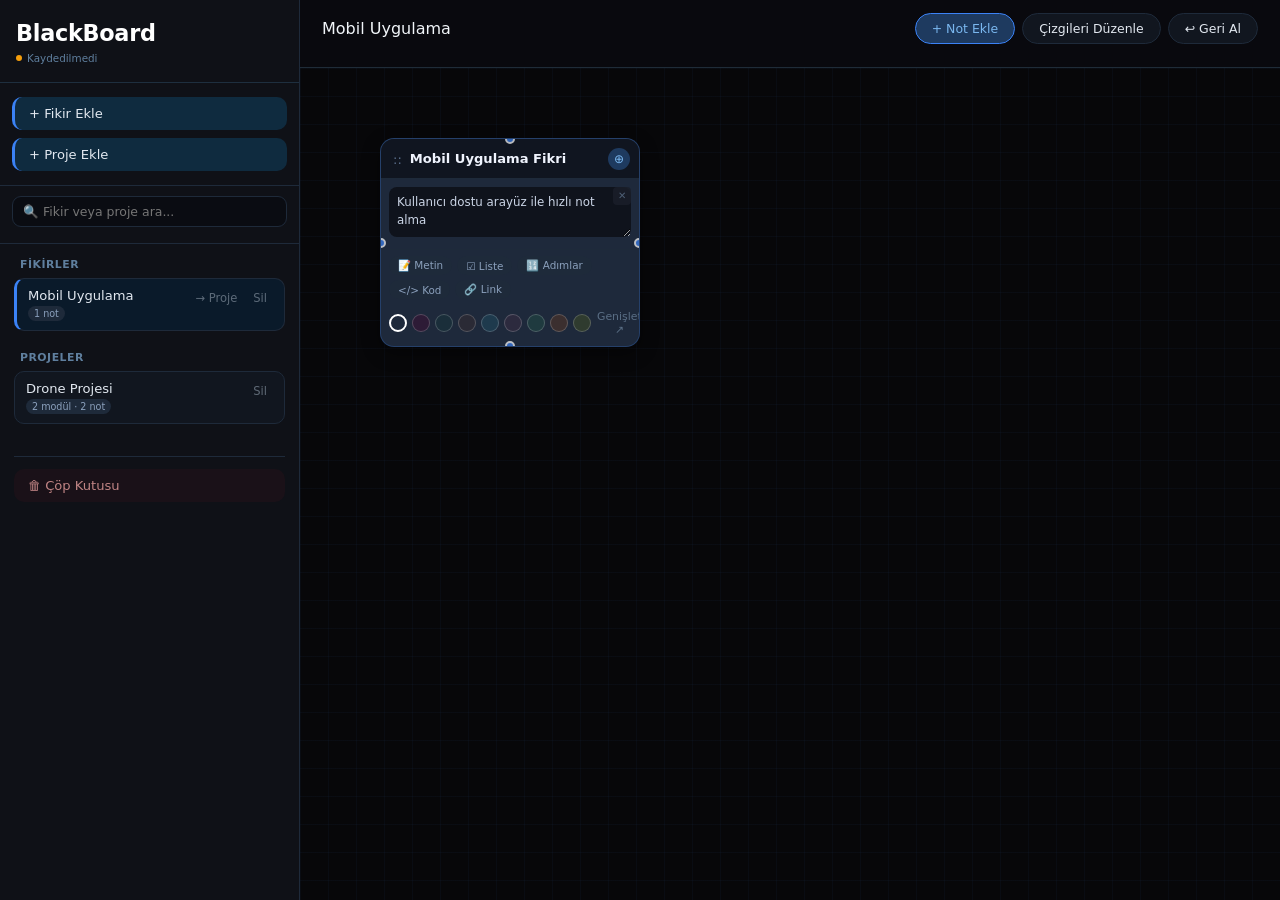
<file: genel/index.html>
<!DOCTYPE html>
<html lang="tr">
<head>
<meta charset="UTF-8">
<meta name="viewport" content="width=device-width, initial-scale=1.0, user-scalable=no">
<title>BlackBoard</title>
<link rel="stylesheet" href="css/base.css">
<link rel="stylesheet" href="css/sidebar.css">
<link rel="stylesheet" href="css/board-header.css">
<link rel="stylesheet" href="css/line-editor.css">
<link rel="stylesheet" href="css/module-tabs.css">
<link rel="stylesheet" href="css/canvas.css">
<link rel="stylesheet" href="css/card-base.css">
<link rel="stylesheet" href="css/blocks.css">
<link rel="stylesheet" href="css/card-toolbar-footer.css">
<link rel="stylesheet" href="css/connections.css">
<link rel="stylesheet" href="css/expand-modal.css">
<link rel="stylesheet" href="css/modal.css">
<link rel="stylesheet" href="css/search.css">
<link rel="stylesheet" href="css/trash-modal.css">
<link rel="stylesheet" href="css/toast.css">
<link rel="stylesheet" href="css/undo-indicator.css">
<link rel="stylesheet" href="css/scrollbar.css">
</head>
<body>
<div class="app-layout">
    <!-- SIDEBAR -->
    <div class="sidebar">
        <div class="sidebar-header">
            <h2>BlackBoard</h2>
            <div class="save-indicator">
                <div class="save-dot" id="SaveDot"></div>
                <span class="save-text" id="SaveText">Kaydedildi</span>
            </div>
        </div>
        <div class="create-buttons">
            <button class="create-btn" id="AddFikirBtn">+ Fikir Ekle</button>
            <button class="create-btn" id="AddProjeBtn">+ Proje Ekle</button>
        </div>
        <div class="search-box">
            <input type="text" class="search-input" id="SearchInput" placeholder="🔍 Fikir veya proje ara...">
            <div class="search-results" id="SearchResults"></div>
        </div>
        <div class="lists-container">
            <div class="list-section">
                <div class="section-label">FİKİRLER</div>
                <div class="items-list" id="fikirlerList"></div>
            </div>
            <div class="list-section">
                <div class="section-label">PROJELER</div>
                <div class="items-list" id="projelerList"></div>
            </div>
            <div class="trash-section">
                <button class="trash-btn" id="TrashBinBtn">🗑 Çöp Kutusu</button>
            </div>
        </div>
    </div>

    <!-- MAIN -->
    <div class="main-board">
        <div class="board-header">
            <div class="header-top">
                <div class="active-info">
                    <h3 id="ActiveTitle">Ana Pano</h3>
                </div>
                <!-- FIX: Manuel kaydet butonu kaldırıldı, otomatik kayıt yeterli -->
                <div class="board-actions" id="BoardActions">
                    <button class="action-btn primary" id="AddNoteToActiveBtn">+ Not Ekle</button>
                    <button class="action-btn" id="EnableLineEditBtn">Çizgileri Düzenle</button>
                    <button class="action-btn" id="UndoBtn" title="Ctrl+Z">↩ Geri Al</button>
                </div>
            </div>
            <div id="LineEditorContainer"></div>
            <div id="ModuleTabsContainer" class="module-tabs"></div>
        </div>
        <div class="whiteboard-canvas" id="WhiteboardCanvas">
            <div class="selection-rect" id="SelectionRect"></div>
            <svg id="LinesSvg"></svg>
            <div class="notes-container" id="NotesContainer"></div>
        </div>
    </div>
</div>

<div id="ToastMsg" class="toast-msg" style="opacity:0;"></div>
<div id="UndoHint" class="undo-hint">Geri alındı</div>

<script src="js/db.js"></script>
<script src="js/state.js"></script>
<script src="js/undo.js"></script>
<script src="js/ui-helpers.js"></script>
<script src="js/modal.js"></script>
<script src="js/block-helpers.js"></script>
<script src="js/render-block.js"></script>
<script src="js/add-block-bar.js"></script>
<script src="js/expand-modal.js"></script>
<script src="js/note-card.js"></script>
<script src="js/drag.js"></script>
<script src="js/select.js"></script>
<script src="js/connections.js"></script>
<script src="js/line-edit.js"></script>
<script src="js/mouse-selection.js"></script>
<script src="js/fikir-ops.js"></script>
<script src="js/proje-ops.js"></script>
<script src="js/modul-ops.js"></script>
<script src="js/note-ops.js"></script>
<script src="js/render-sidebar.js"></script>
<script src="js/render-module-tabs.js"></script>
<script src="js/render-board.js"></script>
<script src="js/trash.js"></script>
<script src="js/events.js"></script>
<script src="js/search.js"></script>
<script src="js/start.js"></script>
</body>
</html>
</file>
<file: genel/css/base.css>
* { margin:0; padding:0; box-sizing:border-box; user-select:none; }

body {
    background:#0a0a0f;
    font-family:'Segoe UI','Inter',system-ui,-apple-system,sans-serif;
    height:100vh; overflow:hidden;
}

.app-layout { display:flex; height:100vh; width:100%; }
</file>
<file: genel/css/sidebar.css>
/* ─── SIDEBAR ─── */
.sidebar {
    width:300px; background:#0f1117;
    border-right:1px solid #1e2a3a;
    display:flex; flex-direction:column; z-index:20; flex-shrink:0;
}
.sidebar-header { padding:20px 16px 16px; border-bottom:1px solid #1e2f3f; }
.sidebar-header h2 { color:#fff; font-size:1.4rem; font-weight:600; letter-spacing:-0.3px; }
.save-indicator {
    font-size:0.65rem; margin-top:4px; display:flex; align-items:center; gap:5px; height:16px;
}
.save-dot { width:6px; height:6px; border-radius:50%; background:#22c55e; }
.save-dot.unsaved { background:#f59e0b; animation:pulse 1.5s infinite; }
@keyframes pulse { 0%,100%{opacity:1} 50%{opacity:0.4} }
.save-text { color:#5f7f9e; font-size:0.65rem; }

.create-buttons { padding:14px 12px; display:flex; flex-direction:column; gap:8px; border-bottom:1px solid #1e2a3a; }
.create-btn {
    background:#0f2b3f; border:none; padding:9px 14px; border-radius:10px;
    display:flex; align-items:center; gap:8px; font-size:0.82rem; font-weight:500;
    color:#e2e8f0; cursor:pointer; transition:all 0.2s; width:100%; text-align:left;
    font-family:inherit; border-left:3px solid #3b82f6;
}
.create-btn:hover { background:#1e3a5f; color:#fff; }

.lists-container { flex:1; overflow-y:auto; padding:14px; display:flex; flex-direction:column; gap:20px; }
.list-section { display:flex; flex-direction:column; gap:7px; }
.section-label { color:#5f7f9e; font-size:0.68rem; font-weight:600; padding-left:6px; letter-spacing:0.5px; }
.items-list { display:flex; flex-direction:column; gap:5px; }

.list-item {
    background:#11161f; border-radius:10px; padding:9px 11px;
    cursor:pointer; transition:all 0.15s; border:1px solid #1e2a3a;
    display:flex; justify-content:space-between; align-items:flex-start;
}
.list-item:hover { background:#16212b; border-color:#2c4c6e; }
.list-item.active-item { background:#0a1a2a; border-left:3px solid #3b82f6; }

.item-name {
    color:#e2e8f0; font-size:0.82rem; font-weight:500;
    word-break:break-word; flex:1; display:flex; flex-direction:column; gap:3px;
}
.item-badge {
    font-size:0.6rem; background:#1e2a3a; padding:2px 6px;
    border-radius:20px; color:#8ba0bc; display:inline-block; width:fit-content;
}
.item-actions { display:flex; gap:4px; flex-shrink:0; margin-left:6px; }
.item-action-btn {
    background:none; border:none; color:#7f8c9a; cursor:pointer;
    font-size:0.72rem; padding:3px 6px; border-radius:6px; opacity:0.7;
    font-family:inherit; white-space:nowrap;
}
.item-action-btn:hover { background:#1e3a5f; color:#7ab7ef; opacity:1; }
.item-action-btn.danger:hover { background:#b91c1c30; color:#f87171; }

.empty-message { color:#5a6e85; font-size:0.75rem; padding:10px; text-align:center; }

.trash-section { margin-top:12px; border-top:1px solid #1e2a3a; padding-top:12px; }
.trash-btn {
    background:#1a1118; border:none; padding:9px 14px; border-radius:10px;
    display:flex; align-items:center; gap:8px; font-size:0.82rem; font-weight:500;
    color:#c08484; cursor:pointer; width:100%; font-family:inherit;
}
.trash-btn:hover { background:#2a1a22; color:#ffaaaa; }
</file>
<file: genel/css/board-header.css>
/* ─── MAIN BOARD ─── */
.main-board { flex:1; background:#0a0a0f; display:flex; flex-direction:column; overflow:hidden; }

.board-header {
    padding:13px 22px;
    background:rgba(10,10,15,0.97);
    border-bottom:1px solid #1f2c38;
    flex-shrink:0;
}
.header-top { display:flex; justify-content:space-between; align-items:center; margin-bottom:10px; }
.active-info h3 { color:#f1f5f9; font-size:1rem; font-weight:500; }

.board-actions { display:flex; gap:7px; flex-wrap:wrap; align-items:center; }
.action-btn {
    background:#11161f; border:none; padding:7px 16px; border-radius:30px;
    color:#e2e8f0; font-weight:500; cursor:pointer; font-size:0.78rem;
    font-family:inherit; transition:all 0.2s; border:1px solid #1e2a3a;
}
.action-btn:hover { background:#1e3a5f; border-color:#3b82f6; }
.action-btn.primary { background:#1e3a5f; border-color:#3b82f6; color:#7ab7ef; }
.action-btn.danger { background:#2a1a1a; border-color:#7f1d1d; color:#f87171; }
.action-btn.warn { background:#2a2010; border-color:#78350f; color:#fbbf24; }
</file>
<file: genel/css/line-editor.css>
/* Line Editor */
.line-editor-bar {
    background:#0f2b3f; border-radius:10px; padding:7px 14px;
    display:flex; align-items:center; gap:16px; flex-wrap:wrap; margin-top:8px;
}
.line-editor-label { color:#7ab7ef; font-size:0.72rem; font-weight:600; }
.color-picker-group { display:flex; gap:6px; align-items:center; }
.line-color-option { width:22px; height:22px; border-radius:50%; cursor:pointer; border:2px solid transparent; transition:0.1s; }
.line-color-option:hover { transform:scale(1.15); border-color:#fff; }
.stroke-btn { background:#1e2a3a; border:none; padding:3px 10px; border-radius:20px; color:#fff; font-size:0.68rem; cursor:pointer; font-family:inherit; }
.stroke-btn:hover { background:#3b82f6; }
.line-action-btn { background:#2a1a22; border:none; padding:3px 10px; border-radius:20px; color:#f08b8b; font-size:0.68rem; cursor:pointer; font-family:inherit; }
.line-action-btn:hover { background:#b91c1c; color:#fff; }
.close-editor-btn { background:#1e2a3a; border:none; padding:3px 10px; border-radius:20px; color:#a0b3d0; font-size:0.68rem; cursor:pointer; font-family:inherit; margin-left:auto; }
.close-editor-btn:hover { background:#3b82f6; color:#fff; }
.selection-info { color:#60a5fa; font-size:0.68rem; background:#1e3a5f; padding:3px 9px; border-radius:20px; }
</file>
<file: genel/css/module-tabs.css>
/* Module tabs */
.module-tabs { display:flex; gap:7px; flex-wrap:wrap; margin-top:8px; align-items:center; }
.module-tab {
    background:#11161f; border:none; padding:5px 13px; border-radius:20px;
    color:#a0b3d0; font-size:0.73rem; cursor:pointer; transition:0.2s;
    display:inline-flex; align-items:center; gap:7px; font-family:inherit;
}
.module-tab:hover { background:#1e2a3a; color:#fff; }
.module-tab.active-tab { background:#1e3a5f; color:#fff; }
.delete-module-btn {
    background:none; border:none; color:#7f8c9a; cursor:pointer;
    font-size:0.68rem; padding:1px 5px; border-radius:10px; opacity:0.7;
}
.delete-module-btn:hover { background:#b91c1c30; color:#f87171; opacity:1; }
.add-module-btn {
    background:#0f2b3f; border:none; padding:5px 11px; border-radius:20px;
    color:#7ab7ef; font-size:0.7rem; cursor:pointer; display:flex;
    align-items:center; gap:4px; font-family:inherit;
}
</file>
<file: genel/css/canvas.css>
/* ─── CANVAS ─── */
.whiteboard-canvas {
    flex:1; position:relative; overflow:hidden;
    background:#070709;
    background-image:linear-gradient(rgba(59,130,246,0.04) 1px,transparent 1px),
                    linear-gradient(90deg,rgba(59,130,246,0.04) 1px,transparent 1px);
    background-size:28px 28px;
    cursor:default;
}
.notes-container { position:relative; width:100%; height:100%; overflow:visible; }
.selection-rect { position:absolute; border:2px solid #3b82f6; background:rgba(59,130,246,0.1); pointer-events:none; z-index:200; display:none; }
</file>
<file: genel/css/card-base.css>
/* ─── CARDS ─── */
.idea-card {
    position:absolute; width:260px;
    background:#141a24; border-radius:14px; padding:0;
    box-shadow:0 6px 18px rgba(0,0,0,0.4);
    cursor:grab; border:1px solid rgba(59,130,246,0.25);
    transition:box-shadow 0.2s; z-index:10; overflow:hidden;
}
.idea-card:active { cursor:grabbing; }
.idea-card.selected-card { box-shadow:0 0 0 2px #3b82f6, 0 6px 18px rgba(0,0,0,0.4); z-index:100; }

.card-titlebar {
    display:flex; align-items:center; gap:6px;
    padding:9px 10px 8px; border-bottom:1px solid #1e2a3a;
    background:#101520;
}
.drag-area { cursor:grab; color:#5a6e8a; font-size:13px; padding:0 2px; user-select:none; flex-shrink:0; }
.card-title {
    font-weight:600; font-size:0.82rem; background:transparent; border:none;
    color:#f0f4fe; flex:1; padding:2px 0; font-family:inherit;
    border-bottom:1px dashed transparent;
}
.card-title:focus { outline:none; border-bottom-color:#3b82f6; }
.card-type-badge {
    font-size:0.58rem; background:#1e2a3a; padding:1px 6px;
    border-radius:10px; color:#8ba0bc; flex-shrink:0;
}
.connector-btn {
    cursor:pointer; background:#1e3a5f; width:22px; height:22px;
    border-radius:50%; display:flex; align-items:center; justify-content:center;
    font-size:12px; transition:all 0.2s; flex-shrink:0; border:none; color:#7ab7ef;
}
.connector-btn:hover { background:#3b82f6; color:#fff; }
.connector-btn.active-connector { background:#f59e0b; box-shadow:0 0 8px #f59e0b; color:#000; }
.delete-card {
    background:none; border:none; color:#5a6e8a; width:20px; height:20px;
    border-radius:20px; cursor:pointer; font-size:11px; flex-shrink:0;
    display:flex; align-items:center; justify-content:center;
}
.delete-card:hover { background:#7f1d1d; color:#fff; }
</file>
<file: genel/css/blocks.css>
/* Card body: blocks */
.card-body { padding:8px; display:flex; flex-direction:column; gap:5px; min-height:40px; }

/* Blocks inside card */
/* FIX: block-delete-btn is now sticky to top of its block, always visible */
.block { position:relative; border-radius:8px; overflow:visible; }

.block-text textarea {
    width:100%; background:#0f131c; border:none; color:#cbd5e6;
    font-size:0.74rem; font-family:inherit; resize:vertical;
    padding:7px 8px; border-radius:8px; min-height:50px;
    line-height:1.5;
}
.block-text textarea:focus { outline:none; background:#1a2230; }

.block-checklist { background:#0d1520; border-radius:8px; padding:6px 8px; }
.checklist-item {
    display:flex; align-items:flex-start; gap:7px; padding:3px 0;
    border-bottom:1px solid #1e2a3a30;
}
.checklist-item:last-child { border-bottom:none; }
.checklist-cb { width:14px; height:14px; accent-color:#3b82f6; cursor:pointer; margin-top:1px; flex-shrink:0; }
.checklist-label {
    flex:1; font-size:0.73rem; color:#cbd5e6; background:transparent;
    border:none; font-family:inherit; padding:0;
}
.checklist-label:focus { outline:none; }
.checklist-label.done { text-decoration:line-through; color:#5a6e85; }
.checklist-del { background:none; border:none; color:#5a6e85; cursor:pointer; font-size:10px; padding:0 3px; }
.checklist-del:hover { color:#f87171; }
.add-checklist-item {
    width:100%; background:none; border:none; color:#5a6e85; font-size:0.68rem;
    cursor:pointer; text-align:left; padding:4px 2px; font-family:inherit;
    margin-top:2px;
}
.add-checklist-item:hover { color:#7ab7ef; }

.block-steps { background:#0d1520; border-radius:8px; padding:6px 8px; }
.step-item {
    display:flex; align-items:flex-start; gap:8px; padding:4px 0;
    border-bottom:1px solid #1e2a3a30;
}
.step-item:last-child { border-bottom:none; }
.step-num {
    width:18px; height:18px; background:#1e3a5f; border-radius:50%;
    display:flex; align-items:center; justify-content:center;
    font-size:0.6rem; color:#7ab7ef; font-weight:700; flex-shrink:0; margin-top:1px;
}
.step-text {
    flex:1; font-size:0.73rem; color:#cbd5e6; background:transparent;
    border:none; font-family:inherit; padding:0; resize:none; min-height:20px;
}
.step-text:focus { outline:none; }
.step-del { background:none; border:none; color:#5a6e85; cursor:pointer; font-size:10px; padding:0 3px; }
.step-del:hover { color:#f87171; }
.add-step-item {
    width:100%; background:none; border:none; color:#5a6e85; font-size:0.68rem;
    cursor:pointer; text-align:left; padding:4px 2px; font-family:inherit; margin-top:2px;
}
.add-step-item:hover { color:#7ab7ef; }

.block-code { background:#060a10; border-radius:8px; overflow:hidden; }
.code-lang-bar {
    background:#0f1824; padding:4px 8px; display:flex;
    justify-content:space-between; align-items:center;
}
.code-lang-select {
    background:transparent; border:none; color:#7ab7ef; font-size:0.68rem;
    font-family:inherit; cursor:pointer;
}
.code-copy-btn {
    background:none; border:none; color:#5a6e85; font-size:0.65rem;
    cursor:pointer; font-family:inherit; padding:2px 6px; border-radius:4px;
}
.code-copy-btn:hover { background:#1e3a5f; color:#7ab7ef; }
.block-code textarea {
    width:100%; background:#060a10; border:none; color:#a8d8b8;
    font-size:0.72rem; font-family:'Courier New',monospace; resize:vertical;
    padding:8px; min-height:60px; tab-size:4;
}
.block-code textarea:focus { outline:none; }

.block-link { background:#0d1520; border-radius:8px; padding:7px 9px; }
.link-url-inp {
    width:100%; background:#060a10; border:1px solid #1e2a3a; border-radius:6px;
    color:#60a5fa; font-size:0.72rem; font-family:inherit; padding:5px 8px;
}
.link-url-inp:focus { outline:none; border-color:#3b82f6; }
.link-label-inp {
    width:100%; background:transparent; border:none; border-bottom:1px dashed #1e2a3a;
    color:#cbd5e6; font-size:0.72rem; font-family:inherit; padding:4px 0; margin-top:5px;
}
.link-label-inp:focus { outline:none; border-bottom-color:#3b82f6; }

/* FIX: block-delete-btn is sticky at the top-right, always visible regardless of scroll */
.block-delete-btn {
    position:sticky;
    top:4px;
    float:right;
    margin: 0 0 -20px 4px;
    background:#1a1f2a;
    border:none;
    color:#5a6e85;
    cursor:pointer;
    font-size:10px;
    border-radius:4px;
    padding:2px 5px;
    z-index:5;
    opacity:0.85;
    line-height:1.4;
}
.block-delete-btn:hover { color:#f87171; background:#2a1a22; opacity:1; }
</file>
<file: genel/css/card-toolbar-footer.css>
/* Block add toolbar */
.card-addblock-bar {
    display:flex; gap:5px; padding:6px 8px 4px;
    border-top:1px solid #1e2a3a; flex-wrap:wrap;
}
.addblock-btn {
    background:#1e2a3a; border:none; padding:3px 9px; border-radius:20px;
    color:#8ba0bc; font-size:0.65rem; cursor:pointer; font-family:inherit;
    transition:all 0.15s;
}
.addblock-btn:hover { background:#1e3a5f; color:#7ab7ef; }

/* Card footer */
.card-footer { padding:5px 8px 8px; display:flex; justify-content:space-between; align-items:center; }
.color-selector { display:flex; gap:5px; }
.color-option { width:18px; height:18px; border-radius:50%; cursor:pointer; border:1px solid rgba(255,255,255,0.2); }
.expand-card-btn {
    background:none; border:none; color:#5a6e85; font-size:0.68rem;
    cursor:pointer; font-family:inherit; padding:2px 6px; border-radius:6px;
}
.expand-card-btn:hover { background:#1e3a5f; color:#7ab7ef; }
</file>
<file: genel/css/connections.css>
/* ─── CONNECTION POINTS ─── */
.connection-point {
    position:absolute; width:10px; height:10px;
    background:#3b82f6; border-radius:50%; cursor:crosshair;
    transition:all 0.2s; z-index:15; border:2px solid #fff; opacity:0.7;
}
.idea-card:hover .connection-point { opacity:1; }
.connection-point:hover { background:#f59e0b; transform:scale(1.3); opacity:1; }
.connection-point.top { top:-5px; left:50%; transform:translateX(-50%); }
.connection-point.bottom { bottom:-5px; left:50%; transform:translateX(-50%); }
.connection-point.left { left:-5px; top:50%; transform:translateY(-50%); }
.connection-point.right { right:-5px; top:50%; transform:translateY(-50%); }

svg { position:absolute; top:0; left:0; width:100%; height:100%; pointer-events:none; z-index:6; }
svg line { pointer-events:stroke; }
</file>
<file: genel/css/expand-modal.css>
/* ─── EXPAND MODAL ─── */
.expand-overlay {
    position:fixed; top:0; left:0; right:0; bottom:0;
    background:rgba(0,0,0,0.88); backdrop-filter:blur(8px);
    z-index:400; display:flex; align-items:center; justify-content:center;
}
.expand-container {
    background:#0f1420; border-radius:16px; width:680px; max-width:95vw;
    max-height:88vh; display:flex; flex-direction:column;
    border:1px solid #2c4c6e; overflow:hidden;
}
.expand-header {
    padding:16px 20px; border-bottom:1px solid #1e2a3a;
    display:flex; align-items:center; gap:12px; background:#101824;
}
.expand-title-inp {
    flex:1; background:transparent; border:none; color:#f0f4fe;
    font-size:1.1rem; font-weight:600; font-family:inherit;
}
.expand-title-inp:focus { outline:none; }
.expand-type { font-size:0.7rem; color:#7ab7ef; background:#1e3a5f; padding:3px 9px; border-radius:20px; }
.expand-close { background:none; border:none; color:#7f8c9a; cursor:pointer; font-size:1.1rem; }
.expand-close:hover { color:#f87171; }
.expand-body { flex:1; overflow-y:auto; padding:16px; display:flex; flex-direction:column; gap:8px; }
.expand-addbar { padding:12px 16px 14px; border-top:1px solid #1e2a3a; display:flex; gap:8px; flex-wrap:wrap; }
.expand-addbar .addblock-btn { font-size:0.72rem; padding:5px 13px; }
</file>
<file: genel/css/modal.css>
/* ─── MODAL ─── */
.modal-overlay {
    position:fixed; top:0; left:0; right:0; bottom:0;
    background:rgba(0,0,0,0.88); backdrop-filter:blur(6px);
    z-index:300; display:flex; align-items:center; justify-content:center;
}
.modal-container {
    background:#11161f; border-radius:16px; width:420px; max-width:93%;
    padding:22px; border:1px solid #2c4c6e;
}
.modal-container h3 { color:#fff; margin-bottom:14px; font-size:1.1rem; }
.modal-input {
    width:100%; padding:9px 13px; background:#0a0c12; border:1px solid #2c4c6e;
    border-radius:9px; color:#fff; margin-bottom:18px; outline:none; font-family:inherit;
}
.modal-input:focus { border-color:#3b82f6; }
.modal-buttons { display:flex; gap:10px; justify-content:flex-end; }
.modal-btn { padding:7px 16px; border-radius:30px; border:none; cursor:pointer; font-weight:500; font-family:inherit; }
.modal-btn-cancel { background:#1e2a3a; color:#cbd5e6; }
.modal-btn-confirm { background:#3b82f6; color:#fff; }
.modal-btn-danger { background:#b91c1c; color:#fff; }
.modal-btn-warn { background:#d97706; color:#fff; }
</file>
<file: genel/css/search.css>
/* ─── SEARCH ─── */
.search-box { padding:10px 12px; border-bottom:1px solid #1e2a3a; }
.search-input {
    width:100%; background:#0a0c12; border:1px solid #1e2a3a; border-radius:9px;
    color:#e2e8f0; font-size:0.78rem; font-family:inherit; padding:7px 10px;
    outline:none; transition:border-color 0.15s; user-select:text;
}
.search-input:focus { border-color:#3b82f6; }
.search-results {
    margin-top:6px; display:flex; flex-direction:column; gap:4px;
    max-height:200px; overflow-y:auto;
}
.search-result-item {
    background:#11161f; border:1px solid #1e2a3a; border-radius:8px;
    padding:7px 10px; cursor:pointer; transition:all 0.15s;
    display:flex; align-items:center; gap:8px;
}
.search-result-item:hover { background:#16212b; border-color:#2c4c6e; }
.search-result-badge {
    font-size:0.58rem; padding:2px 6px; border-radius:10px; flex-shrink:0;
}
.srb-fikir { background:#1e3a5f; color:#7ab7ef; }
.srb-proje { background:#2a1a4a; color:#c084fc; }
.search-result-name { color:#e2e8f0; font-size:0.78rem; font-weight:500; flex:1; white-space:nowrap; overflow:hidden; text-overflow:ellipsis; }
.search-no-result { color:#5a6e85; font-size:0.72rem; text-align:center; padding:8px 0; }
</file>
<file: genel/css/trash-modal.css>
/* Trash modal */
.trash-list { max-height:340px; overflow-y:auto; margin:14px 0; display:flex; flex-direction:column; gap:5px; }
.trash-item {
    background:#0a0c12; padding:9px 10px; border-radius:8px;
    display:flex; align-items:center; gap:9px; cursor:pointer;
    border:1px solid #1e2a3a; transition:0.15s;
}
.trash-item:hover { border-color:#2c4c6e; }
.trash-item.selected { background:#0f2b3f; border-color:#3b82f6; }
.trash-checkbox { width:14px; height:14px; accent-color:#3b82f6; cursor:pointer; flex-shrink:0; }
.trash-info { flex:1; }
.trash-name { font-weight:500; font-size:0.78rem; color:#e2e8f0; }
.trash-meta { font-size:0.62rem; color:#7a8aa5; margin-top:2px; display:flex; align-items:center; gap:5px; }
.trash-type-badge {
    padding:1px 6px; border-radius:10px; font-size:0.6rem; font-weight:600;
}
.tb-fikir { background:#1e3a5f; color:#7ab7ef; }
.tb-proje { background:#2a1a4a; color:#c084fc; }
.tb-modul { background:#0f3a2a; color:#34d399; }
.tb-not { background:#1e2a3a; color:#94a3b8; }
.empty-trash { text-align:center; padding:36px; color:#5a6e85; }
</file>
<file: genel/css/toast.css>
/* ─── TOAST ─── */
.toast-msg {
    position:fixed; bottom:28px; left:50%; transform:translateX(-50%);
    background:#1e293bdd; backdrop-filter:blur(12px); color:#fff;
    padding:7px 18px; border-radius:40px; font-size:0.78rem;
    z-index:500; pointer-events:none; transition:opacity 0.3s;
}
</file>
<file: genel/css/undo-indicator.css>
/* ─── UNDO INDICATOR ─── */
.undo-hint {
    position:fixed; bottom:66px; left:50%; transform:translateX(-50%);
    background:#0f2b3f; color:#7ab7ef; padding:5px 14px; border-radius:30px;
    font-size:0.7rem; z-index:400; pointer-events:none; opacity:0; transition:opacity 0.3s;
}
</file>
<file: genel/css/scrollbar.css>
.lists-container::-webkit-scrollbar { width:3px; }
.lists-container::-webkit-scrollbar-track { background:#0a0c12; }
.lists-container::-webkit-scrollbar-thumb { background:#2c5270; }
</file>
